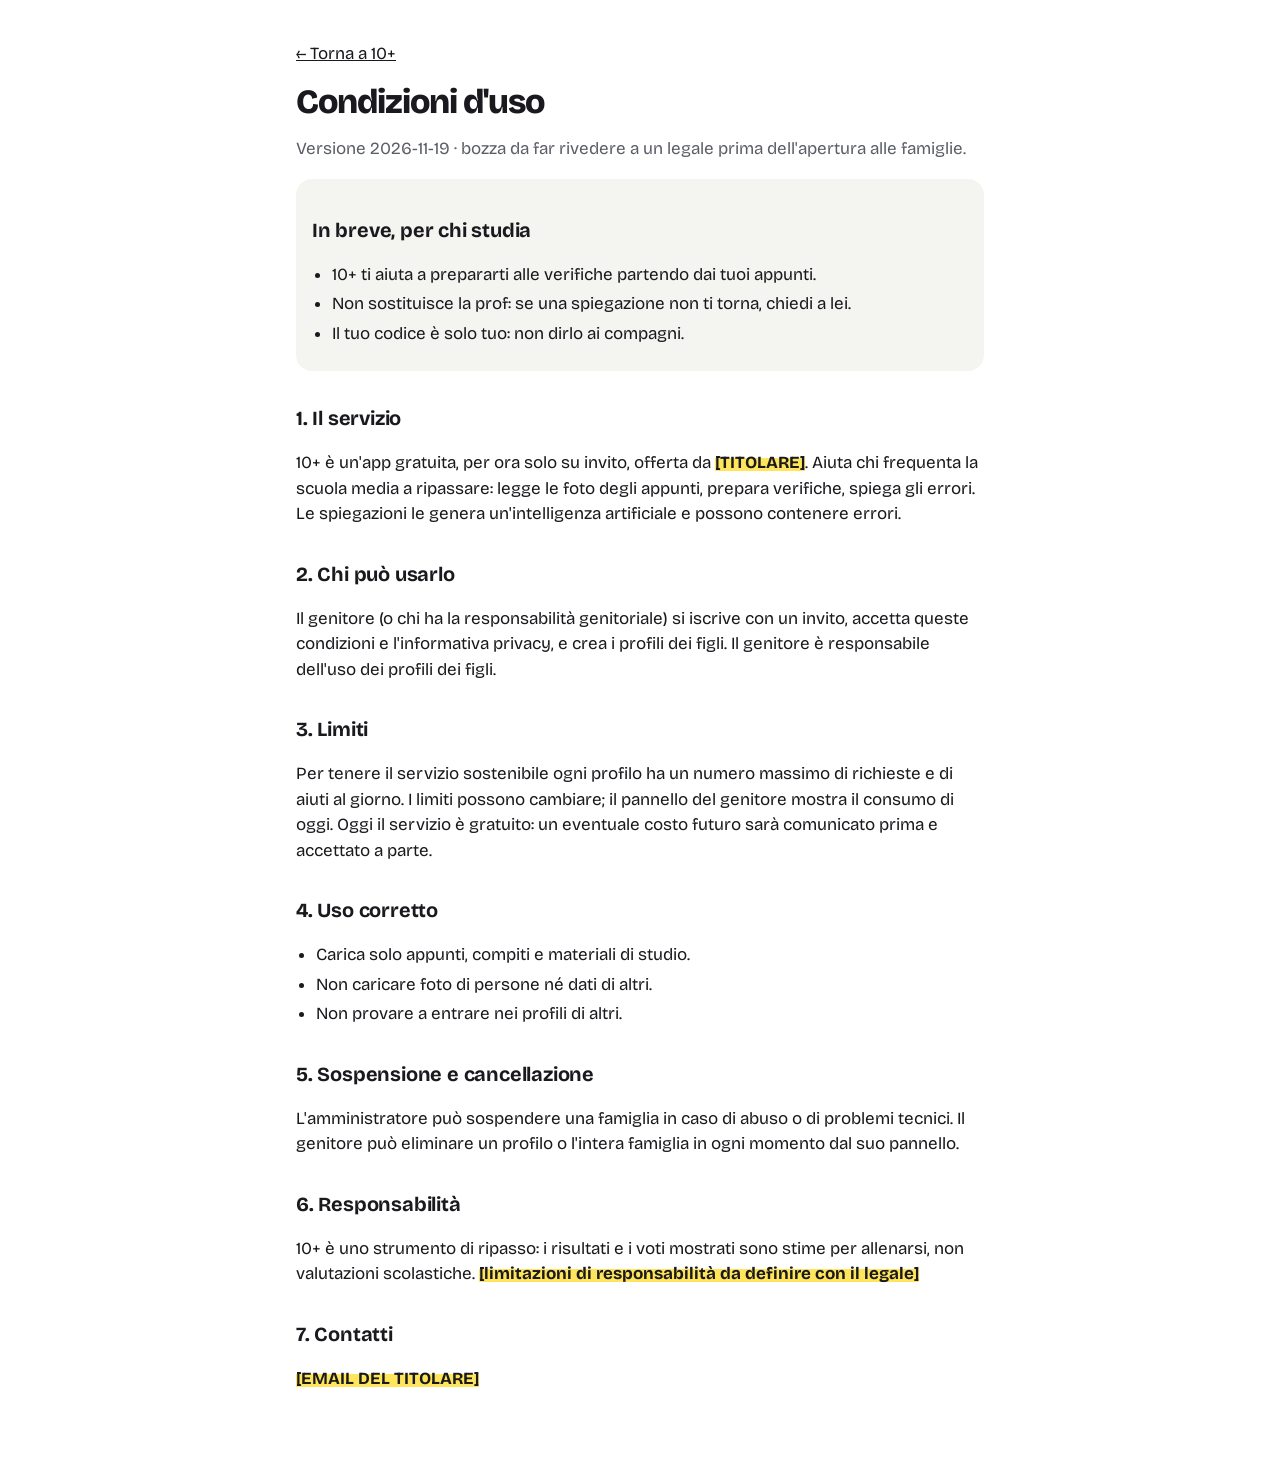
<file: condizioni.html>
<!DOCTYPE html>
<html lang="it">
<head>
<meta charset="UTF-8">
<meta name="viewport" content="width=device-width,initial-scale=1,viewport-fit=cover">
<title>10+ · Condizioni d'uso</title>
<link rel="stylesheet" href="https://fonts.googleapis.com/css2?family=Bricolage+Grotesque:opsz,wght@12..96,400;12..96,700;12..96,800&display=swap">
<link rel="stylesheet" href="testi.css">
</head>
<body>
<main class="testo-legale" data-documento="condizioni" data-versione="2026-11-19">
  <p><a href="./">← Torna a 10+</a></p>
  <h1>Condizioni d'uso</h1>
  <p class="versione">Versione 2026-11-19 · bozza da far rivedere a un legale prima dell'apertura alle famiglie.</p>

  <section class="breve" aria-labelledby="breve">
    <h2 id="breve">In breve, per chi studia</h2>
    <ul>
      <li>10+ ti aiuta a prepararti alle verifiche partendo dai tuoi appunti.</li>
      <li>Non sostituisce la prof: se una spiegazione non ti torna, chiedi a lei.</li>
      <li>Il tuo codice è solo tuo: non dirlo ai compagni.</li>
    </ul>
  </section>

  <h2>1. Il servizio</h2>
  <p>10+ è un'app gratuita, per ora solo su invito, offerta da <mark class="segnaposto">[TITOLARE]</mark>. Aiuta chi frequenta la scuola media a ripassare: legge le foto degli appunti, prepara verifiche, spiega gli errori. Le spiegazioni le genera un'intelligenza artificiale e possono contenere errori.</p>

  <h2>2. Chi può usarlo</h2>
  <p>Il genitore (o chi ha la responsabilità genitoriale) si iscrive con un invito, accetta queste condizioni e l'informativa privacy, e crea i profili dei figli. Il genitore è responsabile dell'uso dei profili dei figli.</p>

  <h2>3. Limiti</h2>
  <p>Per tenere il servizio sostenibile ogni profilo ha un numero massimo di richieste e di aiuti al giorno. I limiti possono cambiare; il pannello del genitore mostra il consumo di oggi. Oggi il servizio è gratuito: un eventuale costo futuro sarà comunicato prima e accettato a parte.</p>

  <h2>4. Uso corretto</h2>
  <ul>
    <li>Carica solo appunti, compiti e materiali di studio.</li>
    <li>Non caricare foto di persone né dati di altri.</li>
    <li>Non provare a entrare nei profili di altri.</li>
  </ul>

  <h2>5. Sospensione e cancellazione</h2>
  <p>L'amministratore può sospendere una famiglia in caso di abuso o di problemi tecnici. Il genitore può eliminare un profilo o l'intera famiglia in ogni momento dal suo pannello.</p>

  <h2>6. Responsabilità</h2>
  <p>10+ è uno strumento di ripasso: i risultati e i voti mostrati sono stime per allenarsi, non valutazioni scolastiche. <mark class="segnaposto">[limitazioni di responsabilità da definire con il legale]</mark></p>

  <h2>7. Contatti</h2>
  <p><mark class="segnaposto">[EMAIL DEL TITOLARE]</mark></p>
</main>
</body>
</html>
</file>
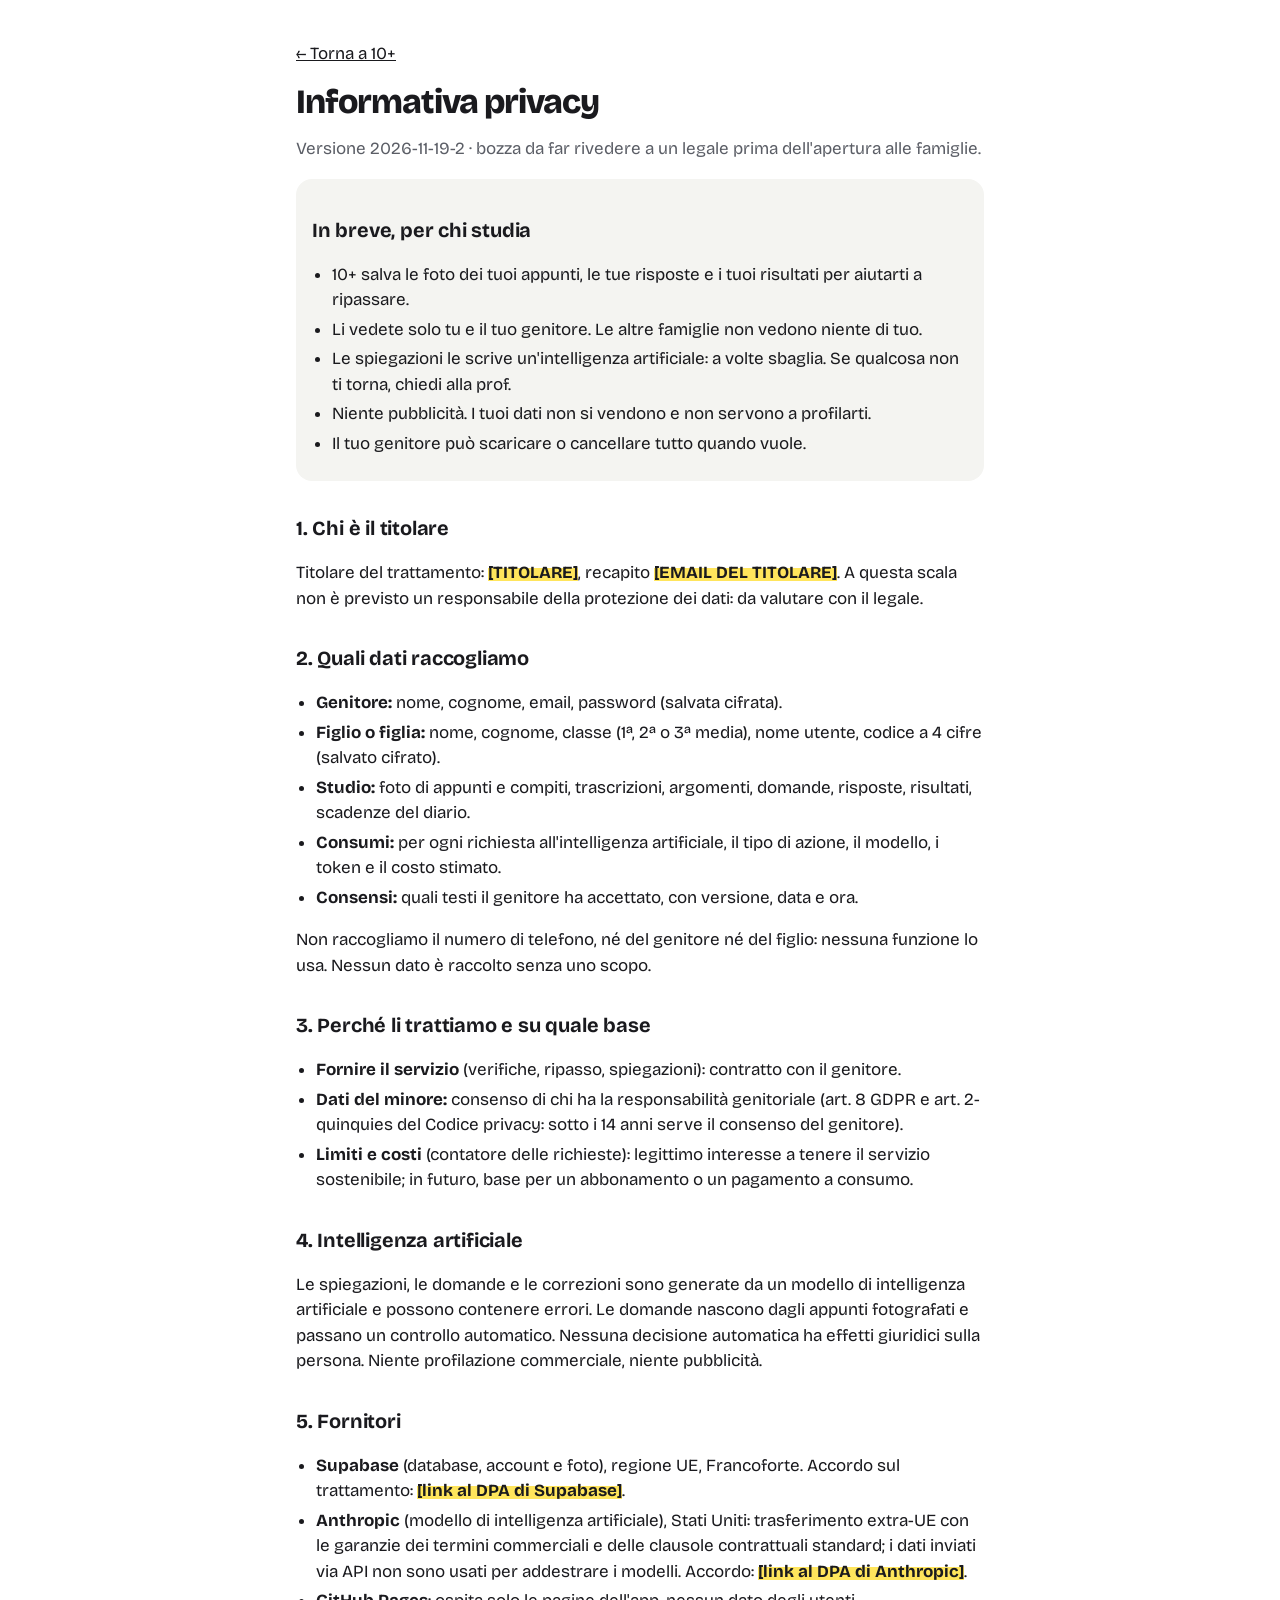
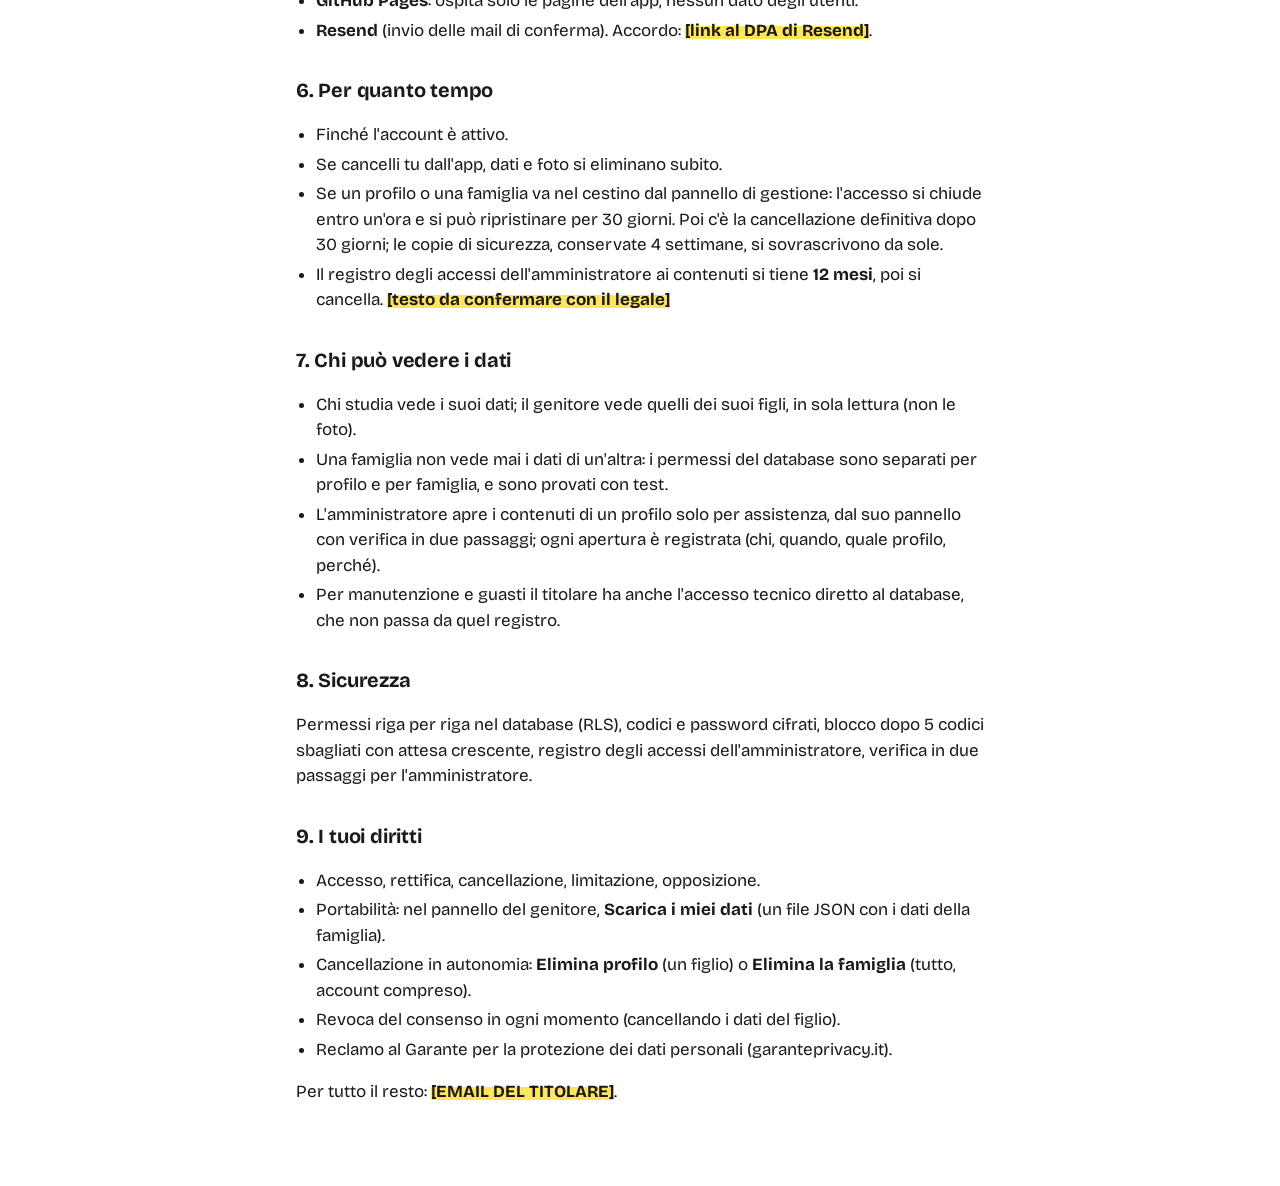
<file: privacy.html>
<!DOCTYPE html>
<html lang="it">
<head>
<meta charset="UTF-8">
<meta name="viewport" content="width=device-width,initial-scale=1,viewport-fit=cover">
<title>10+ · Informativa privacy</title>
<link rel="stylesheet" href="https://fonts.googleapis.com/css2?family=Bricolage+Grotesque:opsz,wght@12..96,400;12..96,700;12..96,800&display=swap">
<link rel="stylesheet" href="testi.css">
</head>
<body>
<main class="testo-legale" data-documento="privacy" data-versione="2026-11-19-2">
  <p><a href="./">← Torna a 10+</a></p>
  <h1>Informativa privacy</h1>
  <p class="versione">Versione 2026-11-19-2 · bozza da far rivedere a un legale prima dell'apertura alle famiglie.</p>

  <section class="breve" aria-labelledby="breve">
    <h2 id="breve">In breve, per chi studia</h2>
    <ul>
      <li>10+ salva le foto dei tuoi appunti, le tue risposte e i tuoi risultati per aiutarti a ripassare.</li>
      <li>Li vedete solo tu e il tuo genitore. Le altre famiglie non vedono niente di tuo.</li>
      <li>Le spiegazioni le scrive un'intelligenza artificiale: a volte sbaglia. Se qualcosa non ti torna, chiedi alla prof.</li>
      <li>Niente pubblicità. I tuoi dati non si vendono e non servono a profilarti.</li>
      <li>Il tuo genitore può scaricare o cancellare tutto quando vuole.</li>
    </ul>
  </section>

  <h2>1. Chi è il titolare</h2>
  <p>Titolare del trattamento: <mark class="segnaposto">[TITOLARE]</mark>, recapito <mark class="segnaposto">[EMAIL DEL TITOLARE]</mark>. A questa scala non è previsto un responsabile della protezione dei dati: da valutare con il legale.</p>

  <h2>2. Quali dati raccogliamo</h2>
  <ul>
    <li><b>Genitore:</b> nome, cognome, email, password (salvata cifrata).</li>
    <li><b>Figlio o figlia:</b> nome, cognome, classe (1ª, 2ª o 3ª media), nome utente, codice a 4 cifre (salvato cifrato).</li>
    <li><b>Studio:</b> foto di appunti e compiti, trascrizioni, argomenti, domande, risposte, risultati, scadenze del diario.</li>
    <li><b>Consumi:</b> per ogni richiesta all'intelligenza artificiale, il tipo di azione, il modello, i token e il costo stimato.</li>
    <li><b>Consensi:</b> quali testi il genitore ha accettato, con versione, data e ora.</li>
  </ul>
  <p>Non raccogliamo il numero di telefono, né del genitore né del figlio: nessuna funzione lo usa. Nessun dato è raccolto senza uno scopo.</p>

  <h2>3. Perché li trattiamo e su quale base</h2>
  <ul>
    <li><b>Fornire il servizio</b> (verifiche, ripasso, spiegazioni): contratto con il genitore.</li>
    <li><b>Dati del minore:</b> consenso di chi ha la responsabilità genitoriale (art. 8 GDPR e art. 2-quinquies del Codice privacy: sotto i 14 anni serve il consenso del genitore).</li>
    <li><b>Limiti e costi</b> (contatore delle richieste): legittimo interesse a tenere il servizio sostenibile; in futuro, base per un abbonamento o un pagamento a consumo.</li>
  </ul>

  <h2>4. Intelligenza artificiale</h2>
  <p>Le spiegazioni, le domande e le correzioni sono generate da un modello di intelligenza artificiale e possono contenere errori. Le domande nascono dagli appunti fotografati e passano un controllo automatico. Nessuna decisione automatica ha effetti giuridici sulla persona. Niente profilazione commerciale, niente pubblicità.</p>

  <h2>5. Fornitori</h2>
  <ul>
    <li><b>Supabase</b> (database, account e foto), regione UE, Francoforte. Accordo sul trattamento: <mark class="segnaposto">[link al DPA di Supabase]</mark>.</li>
    <li><b>Anthropic</b> (modello di intelligenza artificiale), Stati Uniti: trasferimento extra-UE con le garanzie dei termini commerciali e delle clausole contrattuali standard; i dati inviati via API non sono usati per addestrare i modelli. Accordo: <mark class="segnaposto">[link al DPA di Anthropic]</mark>.</li>
    <li><b>GitHub Pages</b>: ospita solo le pagine dell'app, nessun dato degli utenti.</li>
    <li><b>Resend</b> (invio delle mail di conferma). Accordo: <mark class="segnaposto">[link al DPA di Resend]</mark>.</li>
  </ul>

  <h2>6. Per quanto tempo</h2>
  <ul>
    <li>Finché l'account è attivo.</li>
    <li>Se cancelli tu dall'app, dati e foto si eliminano subito.</li>
    <li>Se un profilo o una famiglia va nel cestino dal pannello di gestione: l'accesso si chiude entro un'ora e si può ripristinare per 30 giorni. Poi c'è la cancellazione definitiva dopo 30 giorni; le copie di sicurezza, conservate 4 settimane, si sovrascrivono da sole.</li>
    <li>Il registro degli accessi dell'amministratore ai contenuti si tiene <b>12 mesi</b>, poi si cancella. <mark class="segnaposto">[testo da confermare con il legale]</mark></li>
  </ul>

  <h2>7. Chi può vedere i dati</h2>
  <ul>
    <li>Chi studia vede i suoi dati; il genitore vede quelli dei suoi figli, in sola lettura (non le foto).</li>
    <li>Una famiglia non vede mai i dati di un'altra: i permessi del database sono separati per profilo e per famiglia, e sono provati con test.</li>
    <li>L'amministratore apre i contenuti di un profilo solo per assistenza, dal suo pannello con verifica in due passaggi; ogni apertura è registrata (chi, quando, quale profilo, perché).</li>
    <li>Per manutenzione e guasti il titolare ha anche l'accesso tecnico diretto al database, che non passa da quel registro.</li>
  </ul>

  <h2>8. Sicurezza</h2>
  <p>Permessi riga per riga nel database (RLS), codici e password cifrati, blocco dopo 5 codici sbagliati con attesa crescente, registro degli accessi dell'amministratore, verifica in due passaggi per l'amministratore.</p>

  <h2>9. I tuoi diritti</h2>
  <ul>
    <li>Accesso, rettifica, cancellazione, limitazione, opposizione.</li>
    <li>Portabilità: nel pannello del genitore, <b>Scarica i miei dati</b> (un file JSON con i dati della famiglia).</li>
    <li>Cancellazione in autonomia: <b>Elimina profilo</b> (un figlio) o <b>Elimina la famiglia</b> (tutto, account compreso).</li>
    <li>Revoca del consenso in ogni momento (cancellando i dati del figlio).</li>
    <li>Reclamo al Garante per la protezione dei dati personali (garanteprivacy.it).</li>
  </ul>
  <p>Per tutto il resto: <mark class="segnaposto">[EMAIL DEL TITOLARE]</mark>.</p>
</main>
</body>
</html>
</file>
<file: testi.css>
/* Pagine fuori dall'app (informativa, condizioni, pannello admin): stessi token e regole di style.css (issue #17, #34). */
:root {
  --carta: #FFFFFF; --superficie: #F4F4F1; --bordo: #E6E6E1;
  --inchiostro: #1A1A1E; --inchiostro-2: #5B5E66;
  --evidenziatore: #FFE55C; --su-evidenziatore: #1A1A1E;
  --verde-bg: #DDF3E4; --verde: #1A6B3E; --rosso-bg: #FDE3DF; --rosso: #B0291A;
}
@media (prefers-color-scheme: dark) { :root {
  --carta: #15151A; --superficie: #1F1F25; --bordo: #2C2C33;
  --inchiostro: #F2F2EE; --inchiostro-2: #A9ACB3;
  --verde-bg: #16301F; --verde: #8FD9AE; --rosso-bg: #3A1A16; --rosso: #F4A296;
  color-scheme: dark;
} }
* { box-sizing: border-box; }
body { margin: 0; background: var(--carta); color: var(--inchiostro); font: 400 17px/1.5 "Bricolage Grotesque", system-ui, sans-serif; }
.testo-legale, .admin { max-width: 720px; margin: 0 auto; padding: 24px 16px 64px; }
h1 { font-weight: 800; letter-spacing: -0.03em; line-height: 1.05; font-size: 34px; margin: 8px 0; }
h2 { font-weight: 700; font-size: 20px; margin: 32px 0 8px; letter-spacing: -0.01em; }
a { color: inherit; }
ul { padding-left: 1.2em; }
li { margin: 4px 0; }
.versione, .aiuto { color: var(--inchiostro-2); }
.breve { background: var(--superficie); border-radius: 16px; padding: 4px 16px 8px; }
mark.segnaposto { background: linear-gradient(transparent 28%, var(--evidenziatore) 28%, var(--evidenziatore) 92%, transparent 92%); color: #1A1A1E; font-weight: 700; }
label { display: block; font-weight: 700; margin: 12px 0 4px; }
input, select, textarea { font: inherit; width: 100%; min-height: 48px; padding: 10px 14px; border: 1.5px solid var(--bordo); border-radius: 14px; background: var(--carta); color: inherit; }
button { font: 700 16px "Bricolage Grotesque", system-ui, sans-serif; min-height: 44px; padding: 8px 18px; border-radius: 999px; border: 1.5px solid var(--inchiostro); background: transparent; color: inherit; cursor: pointer; }
button.azione { background: var(--inchiostro); color: var(--evidenziatore); border-color: var(--inchiostro); min-height: 52px; padding: 12px 24px; }
button.pericolo { color: var(--rosso); border-color: var(--rosso); }
button.pericolo[data-in-conferma="1"] { background: var(--rosso-bg); }
button:disabled { opacity: .4; cursor: default; }
@media (prefers-color-scheme: dark) { button.azione { background: var(--evidenziatore); color: var(--su-evidenziatore); border-color: var(--evidenziatore); } }
:focus-visible { outline: 3px solid var(--inchiostro); outline-offset: 3px; }
@media (prefers-reduced-motion: reduce) { * { transition: none !important; animation: none !important; } }
.riga { display: flex; gap: 8px; flex-wrap: wrap; align-items: center; margin: 8px 0; }
.riga input { width: auto; flex: 0 0 96px; }
.errore { color: var(--rosso); }

/* ------------------------------------------------ pannello admin */
.a-testata { position: sticky; top: 0; z-index: 10; background: var(--carta); border-bottom: 1px solid var(--bordo); }
.a-testata-riga { max-width: 1040px; margin: 0 auto; padding: 10px 16px; display: flex; align-items: center; justify-content: space-between; gap: 12px; }
.a-testata h1 { font-size: 22px; margin: 0; }
.a-logo { font-weight: 800; letter-spacing: -0.03em; }
.a-logo span { background: var(--evidenziatore); color: #1A1A1E; border-radius: 6px; padding: 0 4px; margin-left: 2px; }
#a-msg { max-width: 1040px; margin: 0 auto; padding: 0 16px; min-height: 0; }
#a-msg:not(:empty) { padding: 8px 16px 10px; font-weight: 500; }
.admin.largo { max-width: 1040px; }
.riquadri { display: grid; grid-template-columns: repeat(3, 1fr); gap: 8px; margin: 16px 0 8px; }
.riquadro { background: var(--superficie); border-radius: 16px; padding: 12px; min-width: 0; }
.riquadro b { display: block; font-weight: 800; font-size: clamp(20px, 6vw, 32px); letter-spacing: -0.03em; line-height: 1.1; overflow-wrap: anywhere; }
.riquadro span { display: block; color: var(--inchiostro-2); font-size: 14px; line-height: 1.3; margin-top: 4px; }
.invito-codice { font-weight: 800; font-size: 22px; letter-spacing: 0.02em; }
.invito-link { display: block; font-family: inherit; color: var(--inchiostro-2); font-size: 14px; overflow-wrap: anywhere; user-select: all; margin: 4px 0 8px; }
.qr { max-width: 220px; background: #FFFFFF; padding: 8px; border-radius: 12px; margin: 8px 0; }
.qr svg { width: 100%; height: auto; display: block; }
.stato { display: inline-block; font-weight: 700; border-radius: 999px; padding: 2px 10px; font-size: 14px; }
.stato.attiva { background: var(--verde-bg); color: var(--verde); }
.stato.sospesa { background: var(--rosso-bg); color: var(--rosso); }
.nota { color: var(--rosso); font-size: 14px; font-weight: 500; }
.figli { list-style: none; padding: 0; margin: 6px 0 0; font-size: 15px; }
.figli li { margin: 2px 0; color: var(--inchiostro-2); }
.figli li b { color: var(--inchiostro); font-weight: 700; }
.limiti { display: grid; grid-template-columns: auto minmax(52px, 1fr) auto minmax(52px, 1fr) auto; gap: 6px; align-items: center; max-width: 420px; }
.limiti label { display: inline; margin: 0; font-weight: 500; font-size: 14px; color: var(--inchiostro-2); }
.limiti input { width: 100%; min-height: 44px; padding: 6px 8px; }
.limiti button { padding: 8px 14px; }
.azioni { display: flex; gap: 6px; flex-wrap: wrap; margin-top: 6px; }
.vuoto { color: var(--inchiostro-2); }
.uscita { background: var(--evidenziatore-bg, var(--superficie)); border: 1.5px solid var(--bordo); border-radius: 16px; padding: 12px 14px; margin: 12px 0; }
.uscita h2 { margin: 0 0 6px; font-size: 17px; }
.uscita code { display: block; font-family: inherit; font-weight: 800; font-size: 28px; letter-spacing: 0.04em; overflow-wrap: anywhere; user-select: all; }
.gestisci { margin-top: 8px; border-top: 1px solid var(--bordo); }
.gestisci h4 { margin: 12px 0 4px; font-size: 16px; }
.campi { display: grid; grid-template-columns: repeat(auto-fill, minmax(150px, 1fr)); gap: 0 8px; }
.campi label { margin: 6px 0 2px; font-size: 14px; }
.campi input, .campi select { width: 100%; min-height: 44px; }
.gestisci-figlio { border-left: 3px solid var(--bordo); padding-left: 10px; margin: 10px 0; }
.zona-cestino { margin-top: 8px; }
.zona-cestino label { font-size: 14px; font-weight: 500; color: var(--inchiostro-2); }
#a-cestino li { display: flex; flex-wrap: wrap; align-items: center; gap: 6px; padding: 6px 0; border-bottom: 1px solid var(--bordo); }
table.dati { width: 100%; border-collapse: collapse; font-size: 15px; }
table.dati th { text-align: left; font-weight: 700; color: var(--inchiostro-2); font-size: 14px; padding: 8px 6px; border-bottom: 1.5px solid var(--bordo); }
table.dati td { padding: 10px 6px; border-bottom: 1px solid var(--bordo); vertical-align: top; }
details summary { min-height: 44px; display: flex; align-items: center; cursor: pointer; font-weight: 700; }
pre.contenuti { white-space: pre-wrap; overflow-wrap: anywhere; background: var(--superficie); border-radius: 12px; padding: 12px; font-size: 13px; max-height: 50vh; overflow: auto; }
/* Su schermo stretto le tabelle diventano schede: una per riga, con l'etichetta prima di ogni valore. */
@media (max-width: 719px) {
  table.dati thead { display: none; }
  table.dati, table.dati tbody, table.dati tr, table.dati td { display: block; width: 100%; }
  table.dati tr { border: 1.5px solid var(--bordo); border-radius: 16px; padding: 10px 14px; margin: 0 0 10px; }
  table.dati td { border: 0; padding: 4px 0; }
  table.dati td[data-etichetta]::before { content: attr(data-etichetta); display: block; font-size: 13px; font-weight: 700; color: var(--inchiostro-2); }
  table.dati td.titolo { font-size: 17px; }
}
</file>
